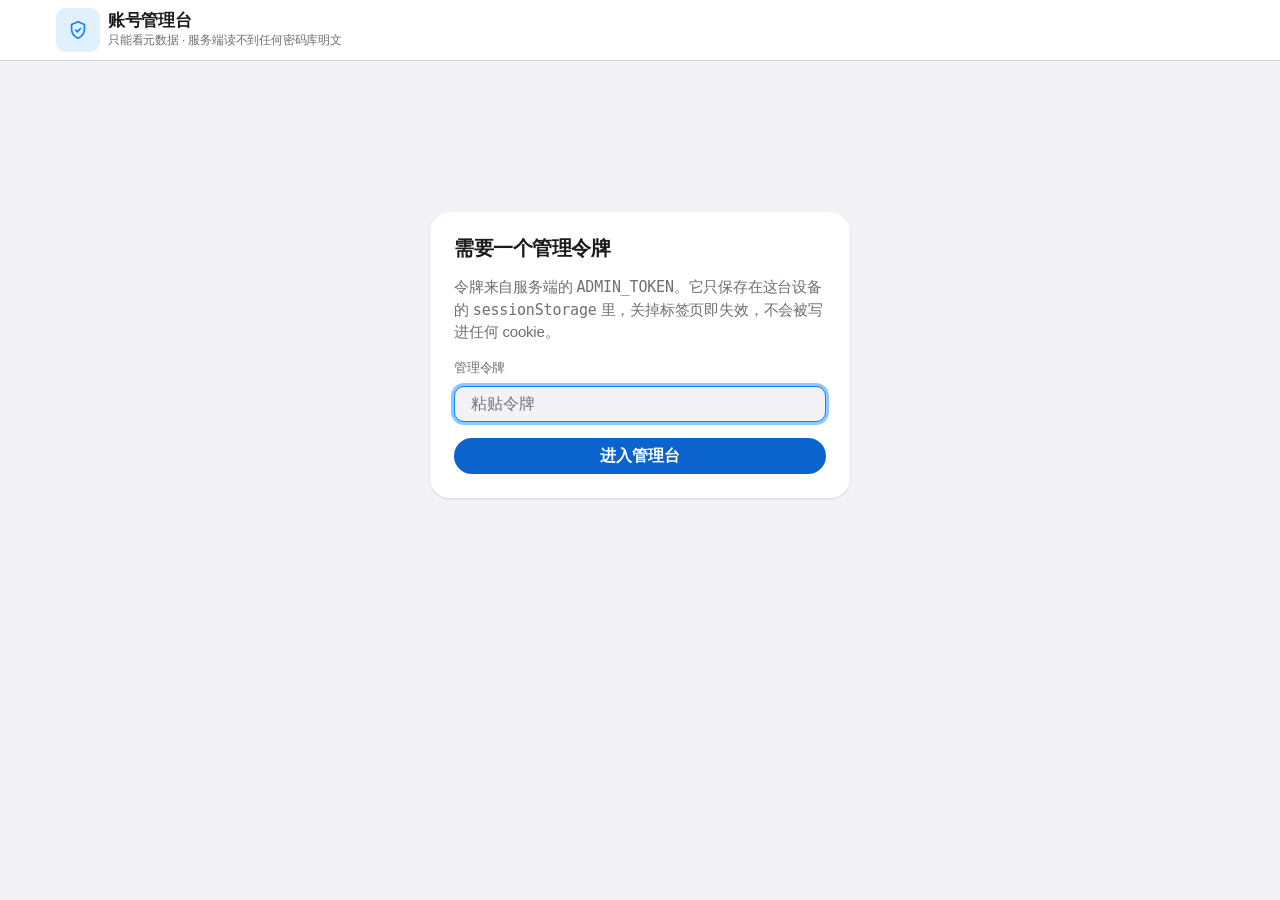
<file: admin/index.html>
<!doctype html>
<html lang="zh-CN">
<head>
<meta charset="utf-8" />
<meta name="viewport" content="width=device-width, initial-scale=1, viewport-fit=cover" />
<meta name="color-scheme" content="light dark" />
<meta name="robots" content="noindex,nofollow" />
<title>账号管理台 · shypwd</title>
<style>
/* ============================================================================
   令牌块
   本页是**免构建单文件**（同一份文件要同时给测试通道的 assets 与生产 Worker 的
   public/web-vault 用，走不了打包流程），所以把令牌集中在这一个 :root 里。
   除本块外，全页只引用 var(--*)，不出现颜色字面量与裸 px（豁免清单见下）。
   豁免：发丝线 0.5px、图标自身的 stroke-width、clamp()/minmax() 的极值。
   ============================================================================ */
:root {
  color-scheme: light dark;

  /* 字号刻度（11 级） */
  --fs-large-title: 34px; --fs-title1: 28px; --fs-title2: 22px; --fs-title3: 20px;
  --fs-headline: 17px; --fs-body: 17px; --fs-callout: 16px; --fs-subheadline: 15px;
  --fs-footnote: 13px; --fs-caption1: 12px; --fs-caption2: 11px;

  /* 间距（8pt 网格） */
  --s1: 4px; --s2: 8px; --s3: 16px; --s4: 24px; --s5: 32px; --s6: 40px; --s7: 48px;

  /* 高度令牌 */
  --tap: 44px; --h-bar: 44px; --h-control: 36px; --h-list-row: 44px;

  /* 圆角 */
  --radius-sm: 8px; --radius: 10px; --radius-lg: 14px; --radius-xl: 20px; --radius-pill: 980px;

  /* 动效 */
  --dur-fast: 180ms; --dur: 280ms; --dur-slow: 420ms;
  --spring: cubic-bezier(.32,.72,0,1);

  /* 图标 */
  --icon-sm: 15px; --icon: 18px; --icon-lg: 22px;

  /* 层级 */
  --z-content: 1; --z-popover: 45; --z-sheet: 50; --z-modal: 60;

  /* 字号/字距 */
  --lh-tight: 1.2; --lh-body: 1.45;
  --ls-tight: -0.022em; --ls-body: -0.011em;

  /* ---------------- 浅色 ----------------
     ⚠️ 灰阶令牌的**不透明度是算出来的，不是凭感觉调出来的**（§2.3 硬指标）。
     本页的次要文字全都是 12–15px（< 18px）⇒ 必须 ≥ 4.5:1，且规范明说"包含次要文字"。
     第一版照抄 iOS 的 .62/.38，实算只有 3.62:1 / 2.05:1 —— 全线不达标，已按下面取值修正。
     校验命令：python .deploycheck/check-contrast.py                                    */
  --bg: #F2F2F7;
  --bg-2: #FFFFFF;
  --bg-3: #F2F2F7;
  --label: #1C1C1E;
  --label-2: rgba(60,60,67,.74);  /* 白底 5.02:1 / 页面灰 4.72:1 / fill 底 4.57:1 */
  --label-3: rgba(60,60,67,.55);  /* 只给**非文字**（图标 3.03:1）；文字一律用 label-2 */
  --label-4: rgba(60,60,67,.20);  /* 只给发丝线/禁用底，不承载文字 */
  --fill: rgba(120,120,128,.08);
  --fill-3: rgba(120,120,128,.14);
  --separator: rgba(60,60,67,.22);
  --separator-opaque: #D8D8DC;
  --brand: #0A84FF;
  --brand-solid: #0B63CE;      /* 白字对比 5.69:1 */
  --brand-text: #0A5FBF;       /* 浅淡 brand 底上的**文字**用（5.34:1）；--brand 只给图标/链接 */
  --brand-soft: rgba(10,132,255,.12);
  --on-brand: #FFFFFF;
  --success: #1F7A36;          /* ok-soft 底 4.81:1；白字于实底 5.39:1 */
  --warn: #8A5200;
  --danger: #C40014;           /* 白底对比 6.26:1 */
  --danger-solid: #C40014;
  --danger-soft: rgba(196,0,20,.10);
  --overlay: rgba(0,0,0,.34);
  --shadow: 0 10px 32px rgba(0,0,0,.16);
  --shadow-sm: 0 1px 3px rgba(0,0,0,.10);
  --disabled-opacity: .38;
  --focus: 0 0 0 3px rgba(10,132,255,.45);
  --warn-soft: rgba(255,159,10,.16);
  --ok-soft: rgba(52,199,89,.14);
  /* 布局宽度上限（内容最大宽，不是"硬编码控件宽度"） */
  --w-content: 1200px;
  --w-gate: 420px;
  --w-sheet: 560px;
}
@media (prefers-color-scheme: dark) {
  :root {
    --bg: #000000;
    --bg-2: #1C1C1E;
    --bg-3: #2C2C2E;
    --label: #FFFFFF;
    --label-2: rgba(235,235,245,.62);  /* 深底 6.26:1 ✅ 无需改 */
    --label-3: rgba(235,235,245,.45);  /* 只给非文字（3.94:1） */
    --label-4: rgba(235,235,245,.20);
    --fill: rgba(120,120,128,.16);
    --fill-3: rgba(120,120,128,.26);
    --separator: rgba(84,84,88,.65);
    --separator-opaque: #38383A;
    --brand: #0A84FF;
    --brand-solid: #0A84FF;      /* 白字 3.65:1 —— 按钮文字 16px/600 属"大字"，标准是 3:1 */
    --brand-text: #4EA1FF;       /* 深色下浅淡 brand 底上的文字（4.84:1）；--brand 在暗底只有 3.54:1 */
    --brand-soft: rgba(10,132,255,.22);
    --on-brand: #FFFFFF;
    --success: #30D158;          /* ok-soft 底 5.94:1 */
    --warn: #FFD60A;
    --danger: #FF5F52;           /* danger-soft 底 4.61:1（原 #FF453A 只有 4.05:1） */
    --danger-solid: #D70015;
    --danger-soft: rgba(255,69,58,.18);
    --overlay: rgba(0,0,0,.58);
    --shadow: 0 10px 32px rgba(0,0,0,.62);
    --shadow-sm: 0 1px 3px rgba(0,0,0,.5);
    --focus: 0 0 0 3px rgba(10,132,255,.55);
    --warn-soft: rgba(255,214,10,.18);
    --ok-soft: rgba(48,209,88,.18);
  }
}

/* ---------------------------- 基础 ---------------------------- */
*, *::before, *::after { box-sizing: border-box; }
/**
 * ⚠️ 这一行**必须有**，不是可有可无的重置。
 *
 * `hidden` 属性靠 UA 样式表的 `[hidden] { display: none }` 生效，而它的权重是 (0,1,0)；
 * 本页的 `.gate { display: grid }` / `.empty { display: flex }` 同为 (0,1,0) 但**在作者表里**，
 * 于是**压掉** UA 的 `display:none` —— `el.hidden = true` 只改了属性，元素照样画在页面上。
 * 症状：仪表盘顶上**叠着一整个令牌门**（第一版真事），而断言读的是 `el.hidden`
 * （属性确实是 true）⇒ 检查全绿、肉眼才发现。
 * 判据必须改成"渲染可见性"（computed display + 几何），见 `.deploycheck/probe-admin-ui.mjs` 的 A9 负向对照。
 */
[hidden] { display: none !important; }
html { -webkit-text-size-adjust: 100%; }
body {
  margin: 0;
  min-height: 100dvh;
  background: var(--bg);
  color: var(--label);
  font-family: -apple-system, BlinkMacSystemFont, "SF Pro Text", "Helvetica Neue",
               "PingFang SC", "Microsoft YaHei", sans-serif;
  font-size: var(--fs-body);
  line-height: var(--lh-body);
  letter-spacing: var(--ls-body);
  -webkit-font-smoothing: antialiased;
}
h1, h2, h3 { margin: 0; line-height: var(--lh-tight); letter-spacing: var(--ls-tight); }
p { margin: 0; }
button { font: inherit; letter-spacing: inherit; }
code, .mono {
  font-family: ui-monospace, SFMono-Regular, "SF Mono", Menlo, Consolas, monospace;
  font-variant-numeric: tabular-nums;
}
:focus-visible { outline: none; box-shadow: var(--focus); border-radius: var(--radius-sm); }
@media (prefers-reduced-motion: reduce) {
  *, *::before, *::after { animation-duration: .01ms !important; transition-duration: .01ms !important; }
}

/* ---------------------------- 顶栏 ---------------------------- */
.topbar {
  position: sticky; top: 0; z-index: var(--z-popover);
  background: var(--bg-2);
  border-bottom: .5px solid var(--separator);
  padding-top: env(safe-area-inset-top);
}
.topbar-inner {
  display: flex; align-items: center; gap: var(--s3);
  min-height: var(--h-bar);
  max-width: var(--w-content); margin: 0 auto;
  padding: var(--s2) var(--s3);
}
.brand { display: flex; align-items: center; gap: var(--s2); min-width: 0; }
.brand-mark {
  flex: none; display: grid; place-items: center;
  width: var(--tap); height: var(--tap);
  border-radius: var(--radius); background: var(--brand-soft); color: var(--brand);
}
.brand h1 { font-size: var(--fs-headline); font-weight: 600; }
.brand .sub {
  font-size: var(--fs-caption1); color: var(--label-2);
  white-space: nowrap; overflow: hidden; text-overflow: ellipsis;
}
.env {
  margin-left: auto; flex: none;
  font-size: var(--fs-caption1); font-weight: 600;
  padding: var(--s1) var(--s2); border-radius: var(--radius-pill);
  background: var(--fill-3); color: var(--label-2);
}
.env[data-env="prod"] { background: var(--brand-soft); color: var(--brand-text); }

/* ---------------------------- 主体 ---------------------------- */
main { max-width: var(--w-content); margin: 0 auto; padding: var(--s3) var(--s3) var(--s7); }
@media (min-width: 768px) { main { padding: var(--s4) var(--s4) var(--s7); } }

/* ---------------------------- 令牌门 ---------------------------- */
.gate { display: grid; place-items: center; min-height: 60dvh; }
.gate-card {
  width: 100%; max-width: var(--w-gate);
  background: var(--bg-2); border-radius: var(--radius-xl);
  padding: var(--s4); box-shadow: var(--shadow-sm);
  display: flex; flex-direction: column; gap: var(--s3);
}
.gate-card h2 { font-size: var(--fs-title3); font-weight: 600; }
.gate-card .hint { font-size: var(--fs-subheadline); color: var(--label-2); }
.field { display: flex; flex-direction: column; gap: var(--s2); }
.field > span { font-size: var(--fs-footnote); color: var(--label-2); }
input[type="password"], input[type="text"], input[type="number"], input[type="datetime-local"] {
  width: 100%; min-height: var(--h-control); padding: 0 var(--s3);
  font-size: var(--fs-callout); color: var(--label);
  background: var(--bg-3);
  border: 1px solid transparent; border-radius: var(--radius);
  transition: border-color var(--dur-fast) var(--spring);
}
input:focus { border-color: var(--brand); outline: none; }
.err { font-size: var(--fs-footnote); color: var(--danger); }

/* ---------------------------- 按钮（三级） ---------------------------- */
.btn-filled, .btn-tinted, .btn-plain, .btn-danger {
  display: inline-flex; align-items: center; justify-content: center; gap: var(--s2);
  min-height: var(--h-control); min-width: var(--tap);
  padding: 0 var(--s3);
  font-size: var(--fs-callout); font-weight: 600;
  /* ⚠️ 按钮文字**永不折行**：表格「操作」列只有 79px，按钮被 min-width:var(--tap) 压到 44px，
     文字 30px 挤不进 28px 的内容区 ⇒「管理」被拆成上下两行（768 档实测）。
     nowrap 后按钮取 46px，列宽仍够；挤不下时由可换行的「账号」列让位。 */
  white-space: nowrap;
  border: none; border-radius: var(--radius-pill); cursor: pointer;
  transition: transform var(--dur-fast) var(--spring), background var(--dur-fast) var(--spring),
              opacity var(--dur-fast) var(--spring);
}
.btn-filled { background: var(--brand-solid); color: var(--on-brand); }
.btn-tinted { background: var(--fill-3); color: var(--label); }
.btn-plain  { background: transparent; color: var(--brand); padding: 0 var(--s2); }
.btn-danger { background: var(--danger-solid); color: var(--on-brand); }
.btn-filled:active, .btn-tinted:active, .btn-plain:active, .btn-danger:active { transform: scale(.96); }
.btn-filled:disabled, .btn-tinted:disabled, .btn-plain:disabled, .btn-danger:disabled {
  opacity: var(--disabled-opacity); cursor: not-allowed;
}
.btn-block { width: 100%; }

/* ---------------------------- 统计卡 ---------------------------- */
.stats {
  display: grid; gap: var(--s3); margin-bottom: var(--s4);
  grid-template-columns: repeat(auto-fit, minmax(160px, 1fr));
}
.stat {
  background: var(--bg-2); border-radius: var(--radius-lg);
  padding: var(--s3); display: flex; flex-direction: column; gap: var(--s1);
}
.stat .k { font-size: var(--fs-caption1); color: var(--label-2); }
.stat .v {
  font-size: var(--fs-title1); font-weight: 700; letter-spacing: var(--ls-tight);
  font-variant-numeric: tabular-nums;
}
.stat .u { font-size: var(--fs-caption1); color: var(--label-2); }

/* ---------------------------- 面板 / 表格 ---------------------------- */
.panel { background: var(--bg-2); border-radius: var(--radius-lg); overflow: hidden; }
.panel-head {
  display: flex; align-items: center; gap: var(--s2);
  padding: var(--s3); border-bottom: .5px solid var(--separator);
}
.panel-head h2 { font-size: var(--fs-headline); font-weight: 600; margin-right: auto; }
.panel-head .count { font-size: var(--fs-footnote); color: var(--label-2); font-weight: 400; }

table { width: 100%; border-collapse: collapse; }
thead th {
  text-align: left; font-size: var(--fs-caption1); font-weight: 600; color: var(--label-2);
  padding: var(--s2) var(--s3); border-bottom: .5px solid var(--separator);
  white-space: nowrap;
}
tbody td {
  padding: var(--s2) var(--s3); border-bottom: .5px solid var(--separator);
  font-size: var(--fs-subheadline); vertical-align: middle;
}
tbody tr:last-child td { border-bottom: none; }
tbody tr:hover { background: var(--fill); }
td.num { font-variant-numeric: tabular-nums; color: var(--label-2); white-space: nowrap; }
/* 创建时间**允许折行**：它是唯一一个"长且不可断"的数值列，
   在 768px 档上正是它把表格的最小宽度顶到超过面板宽度 ⇒ 最后一列「操作」被裁掉。
   允许折行后最小宽度骤降，768 也能完整放下（判据见 probe-admin-ui.mjs 的 F 段）。 */
td.num.created { white-space: normal; }
td.email { font-weight: 500; overflow-wrap: anywhere; }
.cell-sub { display: block; font-size: var(--fs-caption1); color: var(--label-2); }

/* 状态徽章 */
.badge {
  display: inline-flex; align-items: center; gap: var(--s1);
  font-size: var(--fs-caption1); font-weight: 600;
  padding: 2px var(--s2); border-radius: var(--radius-pill);
  background: var(--fill-3); color: var(--label-2); white-space: nowrap;
}
.badge.on   { background: var(--brand-soft); color: var(--brand-text); }
.badge.warn { background: var(--warn-soft); color: var(--warn); }
.badge.off  { background: var(--danger-soft); color: var(--danger); }
.badge.ok   { background: var(--ok-soft); color: var(--success); }

/* 空状态（三段式） */
.empty { display: flex; flex-direction: column; align-items: center; gap: var(--s2); padding: var(--s6) var(--s4); text-align: center; }
.empty .ico { color: var(--label-3); }
.empty h3 { font-size: var(--fs-headline); font-weight: 600; }
.empty p { font-size: var(--fs-subheadline); color: var(--label-2); max-width: 36ch; }

/* ---------------------------- 移动端：表格 → 卡片 ---------------------------- */
@media (max-width: 767px) {
  thead { display: none; }
  table, tbody, tr, td { display: block; width: 100%; }
  tbody tr {
    padding: var(--s3); border-bottom: .5px solid var(--separator);
  }
  tbody tr:last-child { border-bottom: none; }
  tbody td { border: none; padding: var(--s1) 0; display: flex; gap: var(--s3); align-items: baseline; }
  tbody td::before {
    content: attr(data-label);
    flex: none; width: 5.5em;
    font-size: var(--fs-caption1); color: var(--label-2);
  }
  td.email { padding-bottom: var(--s2); font-size: var(--fs-headline); }
  td.email::before { display: none; }
  td.actions { margin-top: var(--s2); }
  td.actions::before { display: none; }
}

/* ---------------------------- 弹窗 ---------------------------- */
/**
 * ⚠️ `max-height` + 可滚动的 `.sheet-body` 不是装饰，是**能不能用到**的问题。
 * 不写这两行时：详情面板内容高度 > 视口高度（390×844 上约 900px）时，
 * 弹窗被 UA 的 max-height 夹住、内容**溢出到视口外且无处可滚** ⇒
 * 底部「删除账号及其密码库」在手机上**永远够不到**（第一版实测 390 视口复现）。
 * 判据：probe-admin-ui.mjs 的 F 段会滚到底并断言删除按钮真的落进视口。
 */
dialog {
  padding: 0; border: none; background: transparent;
  max-width: min(var(--w-sheet), calc(100vw - var(--s4)));
  max-height: calc(100dvh - var(--s4));
  width: 100%;
}
dialog::backdrop { background: var(--overlay); }
.sheet {
  background: var(--bg-2); border-radius: var(--radius-xl);
  box-shadow: var(--shadow); overflow: hidden;
  display: flex; flex-direction: column;
  max-height: calc(100dvh - var(--s4));
}
.sheet-head {
  flex: none;
  display: flex; align-items: center; gap: var(--s2);
  padding: var(--s3) var(--s3) var(--s2);
  border-bottom: .5px solid var(--separator);
}
.sheet-head h2 { font-size: var(--fs-headline); font-weight: 600; margin-right: auto; }
/* `min-height:0` 让它在 flex 列里**真的能被压缩**（否则仍是内容高度、overflow 不生效） */
.sheet-body { flex: 0 1 auto; min-height: 0; overflow-y: auto; padding: var(--s3); display: flex; flex-direction: column; gap: var(--s3); }
.sheet-foot {
  flex: none;
  display: flex; gap: var(--s2); justify-content: flex-end;
  padding: var(--s3); border-top: .5px solid var(--separator);
  flex-wrap: wrap;
}
.kv { display: grid; grid-template-columns: 5.5em 1fr; gap: var(--s1) var(--s3); font-size: var(--fs-subheadline); }
.kv dt { color: var(--label-2); font-size: var(--fs-footnote); }
.kv dd { margin: 0; overflow-wrap: anywhere; }
.ops { display: flex; flex-direction: column; gap: var(--s2); }
.op-group { display: flex; flex-direction: column; gap: var(--s2); }
.op-group > h3 { font-size: var(--fs-caption1); color: var(--label-2); font-weight: 600; }
.op-row { display: flex; gap: var(--s2); flex-wrap: wrap; }
.op-row .btn-tinted, .op-row .btn-danger { flex: 1 1 auto; }
/* 天数是 1–4 位数字 + 左右各 16px 内边距，按内容定宽，不用 px（§4.3） */
.w-days { max-width: 12ch; flex: none; }
.note { font-size: var(--fs-footnote); color: var(--label-2); }
.note.danger { color: var(--danger); }

/* ---------------------------- Toast ---------------------------- */
#toast {
  position: fixed; left: 50%; bottom: calc(var(--s5) + env(safe-area-inset-bottom));
  transform: translate(-50%, var(--s4));
  z-index: var(--z-modal);
  display: flex; align-items: center; gap: var(--s2);
  max-width: calc(100vw - var(--s4));
  padding: var(--s2) var(--s4);
  border-radius: var(--radius-pill);
  background: var(--label); color: var(--bg-2);
  font-size: var(--fs-subheadline);
  box-shadow: var(--shadow);
  opacity: 0; pointer-events: none;
  transition: opacity var(--dur) var(--spring), transform var(--dur) var(--spring);
}
#toast.show { opacity: 1; transform: translate(-50%, 0); }
#toast[data-kind="error"] { background: var(--danger-solid); color: var(--on-brand); }
#toast[data-kind="ok"] { background: var(--success); color: var(--on-brand); }
</style>
</head>
<body>

<header class="topbar">
  <div class="topbar-inner">
    <div class="brand">
      <span class="brand-mark" aria-hidden="true">
        <svg width="22" height="22" viewBox="0 0 24 24" fill="none" stroke="currentColor"
             stroke-width="1.8" stroke-linecap="round" stroke-linejoin="round">
          <path d="M12 3l7 3v5c0 4.5-3 8.2-7 10-4-1.8-7-5.5-7-10V6l7-3z"/>
          <path d="M9.5 12.2l1.8 1.8 3.4-3.6"/>
        </svg>
      </span>
      <div style="min-width:0">
        <h1>账号管理台</h1>
        <p class="sub">只能看元数据 · 服务端读不到任何密码库明文</p>
      </div>
    </div>
    <span class="env" id="envTag" hidden></span>
  </div>
</header>

<main>
  <!-- ① 令牌门 -->
  <section class="gate" id="gate">
    <div class="gate-card">
      <h2>需要一个管理令牌</h2>
      <p class="hint">
        令牌来自服务端的 <code>ADMIN_TOKEN</code>。它只保存在这台设备的
        <code>sessionStorage</code> 里，关掉标签页即失效，不会被写进任何 cookie。
      </p>
      <label class="field">
        <span>管理令牌</span>
        <input type="password" id="tokenInput" autocomplete="off" spellcheck="false"
               placeholder="粘贴令牌" aria-describedby="gateErr" />
      </label>
      <p class="err" id="gateErr" role="alert" hidden></p>
      <button class="btn-filled btn-block" id="gateBtn" type="button">进入管理台</button>
    </div>
  </section>

  <!-- ② 控制台 -->
  <section id="dash" hidden>
    <div class="stats" id="stats" aria-live="polite"></div>
    <div class="panel">
      <div class="panel-head">
        <h2>全部账号 <span class="count" id="userCount"></span></h2>
        <button class="btn-tinted" id="refreshBtn" type="button">刷新</button>
        <button class="btn-plain" id="signOutBtn" type="button">退出</button>
      </div>
      <div id="tableWrap">
        <table>
          <thead>
            <tr>
              <th scope="col">账号</th>
              <th scope="col">条目</th>
              <th scope="col">设备</th>
              <th scope="col">两步验证</th>
              <th scope="col">状态</th>
              <th scope="col">创建</th>
              <th scope="col">操作</th>
            </tr>
          </thead>
          <tbody id="userRows"></tbody>
        </table>
      </div>
      <div class="empty" id="emptyState" hidden>
        <span class="ico" aria-hidden="true">
          <svg width="40" height="40" viewBox="0 0 24 24" fill="none" stroke="currentColor"
               stroke-width="1.6" stroke-linecap="round" stroke-linejoin="round">
            <circle cx="12" cy="8" r="3.4"/><path d="M5 20c0-3.4 3.1-5.4 7-5.4s7 2 7 5.4"/>
          </svg>
        </span>
        <h3>还没有账号</h3>
        <p>这个实例上还没有人注册。注册入口在密码库首页的「创建账户」。</p>
      </div>
    </div>
  </section>
</main>

<!-- 账号详情与操作 -->
<dialog id="detailDlg" aria-labelledby="detailTitle">
  <div class="sheet">
    <div class="sheet-head">
      <h2 id="detailTitle">账号</h2>
      <button class="btn-plain" id="detailClose" type="button" aria-label="关闭">关闭</button>
    </div>
    <div class="sheet-body">
      <dl class="kv" id="detailKv"></dl>
      <div class="ops">
        <div class="op-group">
          <h3>会话</h3>
          <div class="op-row">
            <button class="btn-tinted" id="opSignOut" type="button">踢下线（所有设备）</button>
          </div>
          <p class="note">轮换该账号的安全戳并清空其设备记录，已登录的 App 与网页会立即失效。</p>
        </div>
        <div class="op-group">
          <h3>两步验证</h3>
          <div class="op-row">
            <button class="btn-tinted" id="opReset2fa" type="button">重置两步验证</button>
          </div>
          <p class="note">删掉该账号的 TOTP 与恢复码。⚠️ 无法恢复原密钥，对方需重新绑定。</p>
        </div>
        <div class="op-group">
          <h3>有效期</h3>
          <div class="op-row">
            <input type="number" id="expireDays" class="w-days" min="1" max="3650" value="7"
                   aria-label="到期天数" />
            <button class="btn-tinted" id="opExpire" type="button">设为 N 天后到期</button>
            <!-- ⚠️ 原本是 `btn-plain`：在 390 上它会单独折到第二行、左对齐的粗体蓝字，
                 看起来像**小节标题**而不是按钮 ⇒ 换成与同排「设为 N 天后到期」同级的 tinted。 -->
            <button class="btn-tinted" id="opExpireClear" type="button">取消到期</button>
          </div>
          <p class="note">到期后该账号会在每日清理任务中被停用（不做静默删除）。</p>
        </div>
        <div class="op-group">
          <h3>状态</h3>
          <div class="op-row">
            <button class="btn-tinted" id="opToggleDisable" type="button">停用</button>
          </div>
          <p class="note">停用只影响该账号本身，不会动它的任何数据。</p>
        </div>
        <div class="op-group">
          <h3 style="color:var(--danger)">危险操作</h3>
          <div class="op-row">
            <button class="btn-danger" id="opDelete" type="button">删除账号及其密码库</button>
          </div>
          <p class="note danger">不可撤销。会连同条目、附件、设备一起删除。</p>
        </div>
      </div>
    </div>
  </div>
</dialog>

<!-- 二次确认 -->
<dialog id="confirmDlg" aria-labelledby="confirmTitle">
  <div class="sheet">
    <div class="sheet-head"><h2 id="confirmTitle">确认</h2></div>
    <div class="sheet-body"><p id="confirmText" class="note"></p></div>
    <div class="sheet-foot">
      <button class="btn-tinted" id="confirmNo" type="button">取消</button>
      <button class="btn-danger" id="confirmYes" type="button">确认执行</button>
    </div>
  </div>
</dialog>

<div id="toast" role="status" aria-live="polite"></div>

<script>
"use strict";
(function () {
  var API = "/api/admin";
  var KEY = "shypwd.admin.token";
  var token = sessionStorage.getItem(KEY) || "";
  var users = [];
  var current = null;

  var $ = function (id) { return document.getElementById(id); };

  /* ------------------------------ 基础工具 ------------------------------ */
  function toast(msg, kind) {
    var el = $("toast");
    el.textContent = msg;
    el.dataset.kind = kind || "";
    el.classList.add("show");
    clearTimeout(toast._t);
    toast._t = setTimeout(function () { el.classList.remove("show"); }, 4000);
  }

  function request(path, opts) {
    opts = opts || {};
    var headers = { "X-Admin-Token": token };
    if (opts.body) { headers["Content-Type"] = "application/json"; }
    return fetch(API + path, {
      method: opts.method || "GET",
      headers: headers,
      body: opts.body ? JSON.stringify(opts.body) : undefined,
    }).then(function (res) {
      return res.text().then(function (txt) {
        var data = null;
        try { data = txt ? JSON.parse(txt) : null; } catch (e) { /* 非 JSON */ }
        if (!res.ok) {
          var err = new Error((data && (data.message || data.error)) || ("HTTP " + res.status));
          err.status = res.status;
          throw err;
        }
        return data;
      });
    });
  }

  function fmtDate(iso) {
    if (!iso) { return "—"; }
    var d = new Date(iso);
    if (isNaN(d.getTime())) { return iso; }
    var p = function (n) { return n < 10 ? "0" + n : "" + n; };
    return d.getFullYear() + "-" + p(d.getMonth() + 1) + "-" + p(d.getDate()) +
           " " + p(d.getHours()) + ":" + p(d.getMinutes());
  }

  function daysLeft(iso) {
    if (!iso) { return null; }
    var d = new Date(iso).getTime();
    if (isNaN(d)) { return null; }
    return Math.ceil((d - Date.now()) / 86400000);
  }

  /* 二次确认：自绘弹窗（规范禁止原生 confirm） */
  function confirmDlg(text) {
    return new Promise(function (resolve) {
      var dlg = $("confirmDlg");
      $("confirmText").textContent = text;
      function done(v) {
        dlg.removeEventListener("close", onClose);
        resolve(v);
      }
      function onClose() { done(dlg.returnValue === "yes"); }
      dlg.addEventListener("close", onClose);
      $("confirmNo").onclick = function () { dlg.close("no"); };
      $("confirmYes").onclick = function () { dlg.close("yes"); };
      dlg.showModal();
    });
  }

  /* ------------------------------ 渲染 ------------------------------ */
  function renderStats(s) {
    var cards = [
      { k: "账号总数", v: s.users, u: "含已停用与已到期" },
      { k: "密码库条目", v: s.items, u: "不含回收站" },
      { k: "已启用 2FA", v: s.totp, u: "个账号绑定了 TOTP" },
      { k: "已停用", v: s.disabled, u: "登录被拒绝的账号" },
      { k: "即将到期", v: s.expiring, u: "7 天内到期" },
    ];
    $("stats").innerHTML = cards.map(function (c) {
      return '<div class="stat"><span class="k">' + c.k + '</span>' +
             '<span class="v">' + c.v + '</span>' +
             '<span class="u">' + c.u + '</span></div>';
    }).join("");
  }

  function stateBadges(u) {
    var out = [];
    if (u.disabled_at) { out.push('<span class="badge off">已停用</span>'); return out.join(" "); }
    var dl = daysLeft(u.expires_at);
    if (dl !== null) {
      if (dl < 0) { out.push('<span class="badge off">已到期</span>'); }
      else if (dl <= 7) { out.push('<span class="badge warn">' + dl + ' 天后到期</span>'); }
      else { out.push('<span class="badge">' + dl + ' 天后到期</span>'); }
    }
    if (!out.length) { out.push('<span class="badge ok">正常</span>'); }
    return out.join(" ");
  }

  function render() {
    var tb = $("userRows");
    $("userCount").textContent = users.length ? "共 " + users.length + " 个" : "";
    $("tableWrap").hidden = users.length === 0;
    $("emptyState").hidden = users.length !== 0;

    tb.innerHTML = users.map(function (u, i) {
      return '<tr>' +
        '<td class="email" data-label="账号">' + esc(u.email) +
          (u.name ? '<span class="cell-sub">' + esc(u.name) + '</span>' : '') + '</td>' +
        '<td class="num" data-label="条目">' + u.items + '</td>' +
        '<td class="num" data-label="设备">' + u.devices + '</td>' +
        '<td data-label="两步验证">' + (u.has_totp
            ? '<span class="badge on">已开启</span>'
            : '<span class="badge">未开启</span>') + '</td>' +
        '<td data-label="状态">' + stateBadges(u) + '</td>' +
        '<td class="num created" data-label="创建">' + fmtDate(u.created_at) + '</td>' +
        '<td class="actions"><button class="btn-plain" data-i="' + i + '" type="button">管理</button></td>' +
      '</tr>';
    }).join("");
  }

  function esc(s) {
    return String(s == null ? "" : s).replace(/[&<>"']/g, function (c) {
      return { "&": "&amp;", "<": "&lt;", ">": "&gt;", '"': "&quot;", "'": "&#39;" }[c];
    });
  }

  /* ------------------------------ 数据 ------------------------------ */
  function load() {
    return request("/users").then(function (data) {
      users = (data && data.users) || [];
      render();
      return data;
    });
  }

  function loadAll() {
    return Promise.all([load(), request("/stats").then(function (d) { return d.stats; })])
      .then(function (r) { renderStats(r[1]); });
  }

  /* ------------------------------ 详情弹窗 ------------------------------ */
  function openDetail(u) {
    current = u;
    $("detailTitle").textContent = u.email;
    var dl = daysLeft(u.expires_at);
    var rows = [
      ["账号 ID", '<span class="mono">' + esc(u.id) + "</span>"],
      ["邮箱已验证", u.email_verified ? "是" : "否"],
      ["条目 / 设备", u.items + " 条 / " + u.devices + " 台"],
      ["两步验证", u.has_totp ? "已开启（TOTP）" : "未开启"],
      ["创建时间", fmtDate(u.created_at)],
      ["最后更新", fmtDate(u.updated_at)],
      ["到期时间", u.expires_at ? (fmtDate(u.expires_at) + (dl !== null ? "（" + (dl < 0 ? "已过期" : dl + " 天后") + "）" : "")) : "永不过期"],
      ["停用时间", u.disabled_at ? fmtDate(u.disabled_at) : "未停用"],
    ];
    $("detailKv").innerHTML = rows.map(function (r) {
      return "<dt>" + r[0] + "</dt><dd>" + r[1] + "</dd>";
    }).join("");
    $("opToggleDisable").textContent = u.disabled_at ? "启用" : "停用";
    $("detailDlg").showModal();
  }

  /* ------------------------------ 操作 ------------------------------ */
  function act(fn, okMsg) {
    return fn().then(function () {
      toast(okMsg, "ok");
      $("detailDlg").close();
      return loadAll();
    }).catch(function (e) {
      toast(e.message || "操作失败", "error");
      throw e;
    });
  }

  function wait(ms) { return new Promise(function (r) { setTimeout(r, ms); }); }

  function bindActions() {
    $("detailClose").onclick = function () { $("detailDlg").close(); };

    $("opSignOut").onclick = function () {
      confirmDlg("让「" + current.email + "」的所有设备立即退出登录？").then(function (ok) {
        if (!ok) { return; }
        act(function () { return request("/users/" + current.id + "/sign-out", { method: "POST" }); },
            "已踢下线");
      });
    };

    $("opReset2fa").onclick = function () {
      confirmDlg("重置「" + current.email + "」的两步验证？对方需要重新绑定验证器。").then(function (ok) {
        if (!ok) { return; }
        act(function () { return request("/users/" + current.id + "/reset-2fa", { method: "POST" }); },
            "已重置两步验证");
      });
    };

    $("opExpire").onclick = function () {
      var n = parseInt($("expireDays").value, 10);
      if (!(n >= 1 && n <= 3650)) { toast("到期天数需在 1–3650 之间", "error"); return; }
      act(function () {
        return request("/users/" + current.id + "/expire", { method: "POST", body: { days: n } });
      }, "已设为 " + n + " 天后到期");
    };

    $("opExpireClear").onclick = function () {
      act(function () {
        return request("/users/" + current.id + "/expire", { method: "POST", body: { days: null } });
      }, "已取消到期");
    };

    $("opToggleDisable").onclick = function () {
      var next = !current.disabled_at;
      confirmDlg((next ? "停用" : "启用") + "「" + current.email + "」？").then(function (ok) {
        if (!ok) { return; }
        act(function () {
          return request("/users/" + current.id + "/disable", { method: "POST", body: { disabled: next } });
        }, next ? "已停用" : "已启用");
      });
    };

    $("opDelete").onclick = function () {
      confirmDlg("彻底删除「" + current.email + "」及其全部密码库数据？此操作不可撤销。")
        .then(function (ok) {
          if (!ok) { return; }
          return wait(1).then(function () {
            return confirmDlg("最后确认：真的要删除吗？");
          }).then(function (ok2) {
            if (!ok2) { return; }
            act(function () { return request("/users/" + current.id, { method: "DELETE" }); }, "已删除");
          });
        });
    };

    $("userRows").addEventListener("click", function (e) {
      var btn = e.target.closest("button[data-i]");
      if (btn) { openDetail(users[Number(btn.dataset.i)]); }
    });

    $("refreshBtn").onclick = function () {
      loadAll().then(function () { toast("已刷新", "ok"); })
               .catch(function (e) { toast(e.message, "error"); });
    };

    $("signOutBtn").onclick = function () {
      sessionStorage.removeItem(KEY);
      token = "";
      $("dash").hidden = true;
      $("gate").hidden = false;
      $("tokenInput").value = "";
      $("tokenInput").focus();
    };
  }

  /* ------------------------------ 令牌门 ------------------------------ */
  function enter() {
    var v = $("tokenInput").value.trim();
    if (!v) { showGateErr("请先填入管理令牌"); return; }
    token = v;
    $("gateBtn").disabled = true;
    request("/session").then(function (data) {
      sessionStorage.setItem(KEY, token);
      $("gateErr").hidden = true;
      $("gate").hidden = true;
      $("dash").hidden = false;
      var tag = $("envTag");
      tag.hidden = false;
      tag.dataset.env = data.env === "prod" ? "prod" : "test";
      tag.textContent = (data.env === "prod" ? "生产" : "测试") + " · " + data.db;
      return loadAll();
    }).catch(function (e) {
      token = "";
      showGateErr(e.status === 401 ? "令牌不正确" : (e.message || "无法连接服务端"));
    }).then(function () {
      $("gateBtn").disabled = false;
    });
  }

  function showGateErr(msg) {
    var el = $("gateErr");
    el.textContent = msg;
    el.hidden = false;
  }

  /* ------------------------------ 启动 ------------------------------ */
  $("gateBtn").onclick = enter;
  $("tokenInput").addEventListener("keydown", function (e) {
    if (e.key === "Enter") { enter(); }
  });
  bindActions();

  if (token) {
    $("gateBtn").disabled = true;
    request("/session").then(function (data) {
      $("gate").hidden = true;
      $("dash").hidden = false;
      var tag = $("envTag");
      tag.hidden = false;
      tag.dataset.env = data.env === "prod" ? "prod" : "test";
      tag.textContent = (data.env === "prod" ? "生产" : "测试") + " · " + data.db;
      return loadAll();
    }).catch(function () {
      token = "";
      sessionStorage.removeItem(KEY);
      $("gate").hidden = false;
    }).then(function () {
      $("gateBtn").disabled = false;
    });
  } else {
    $("tokenInput").focus();
  }
})();
</script>
</body>
</html>
</file>
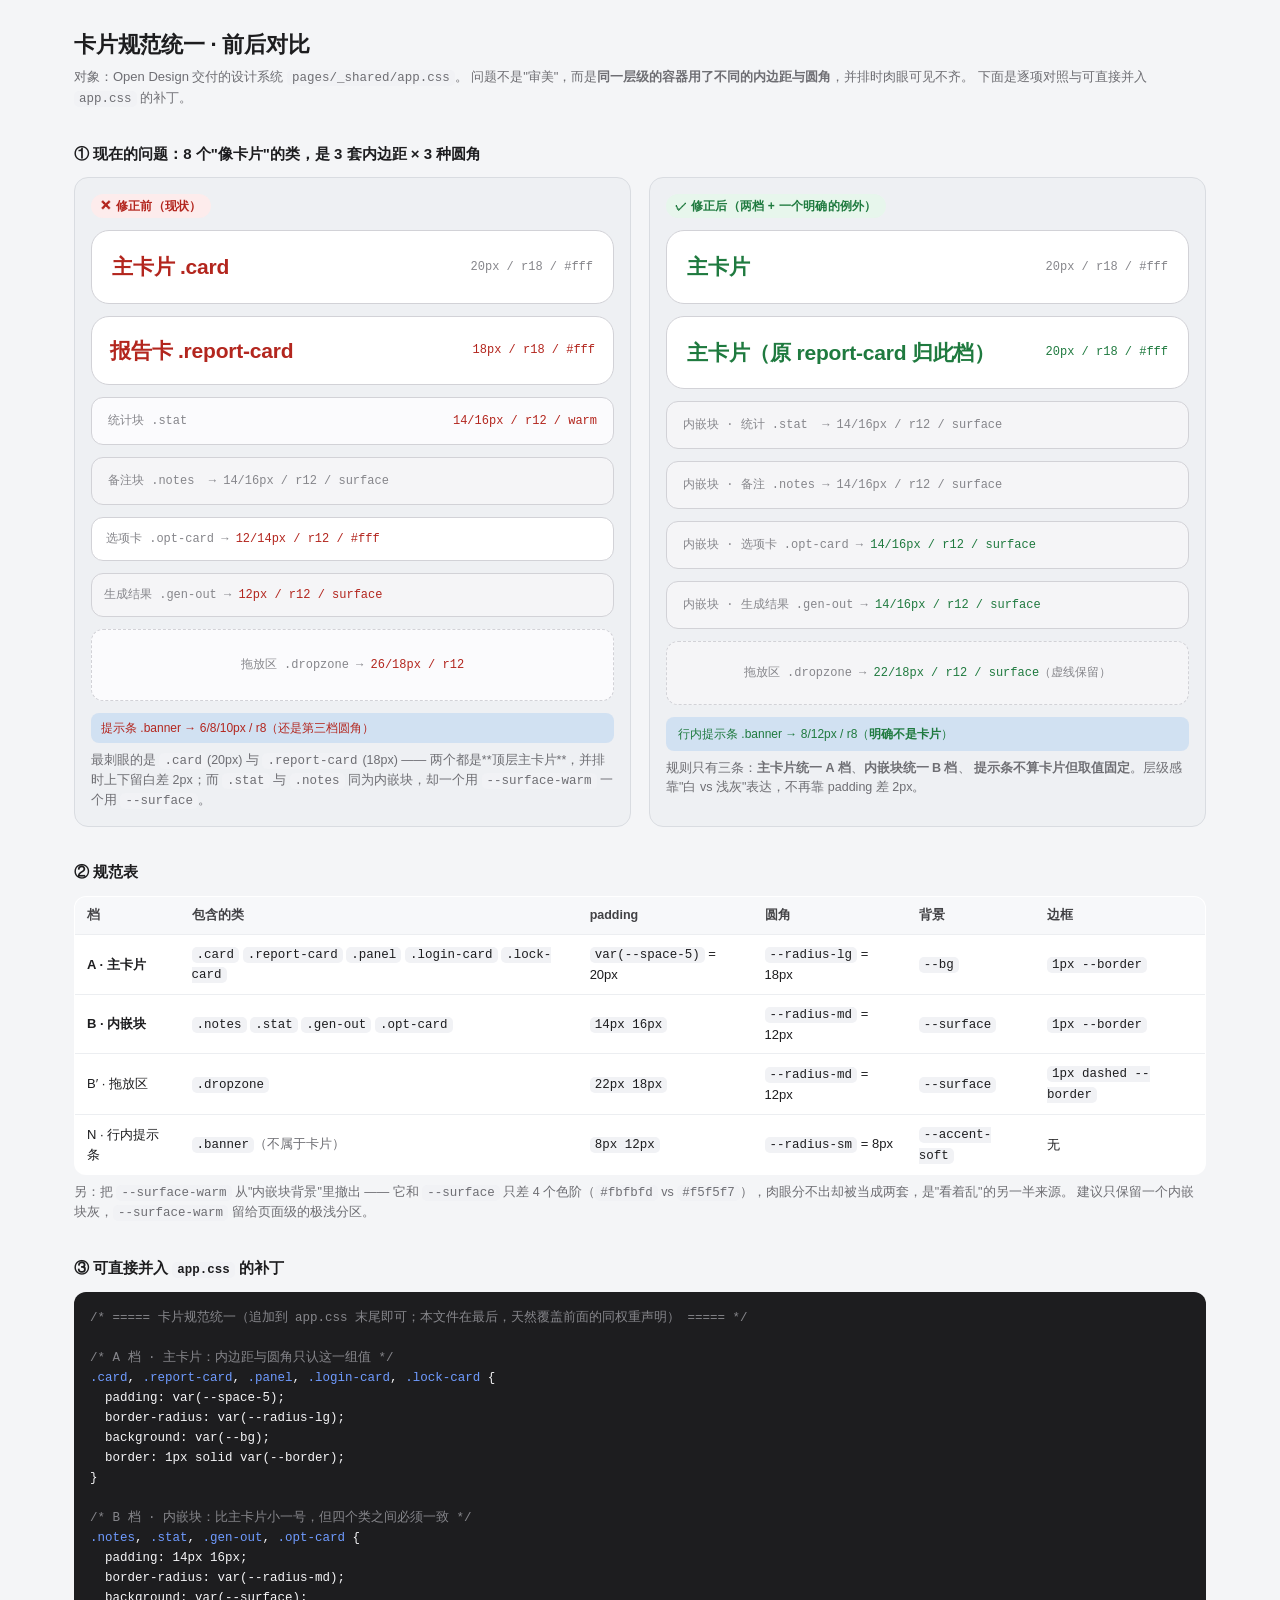
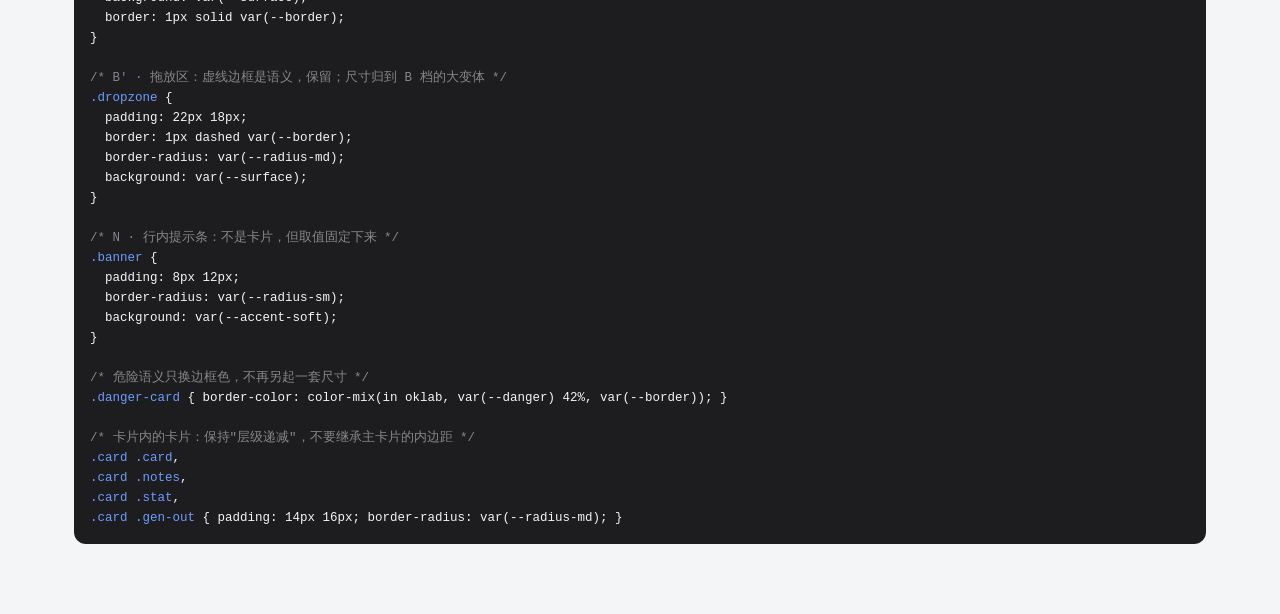
<file: docs/mockups/card-spec.html>
<!doctype html>
<html lang="zh-CN">
  <head>
    <meta charset="utf-8" />
    <meta name="viewport" content="width=device-width, initial-scale=1" />
    <title>卡片规范统一 · 前后对比与补丁（Shypwd 设计系统）</title>
    <style>
      /* ============ 设计系统的 token（原样照抄 app.css） ============ */
      :root {
        --bg: #ffffff; --surface: #f5f5f7; --surface-warm: #fbfbfd;
        --fg: #1d1d1f; --fg-2: #424245; --muted: #6e6e73; --meta: #86868b;
        --border: #d2d2d7; --border-soft: #e8e8ed;
        --accent: #0071e3; --accent-soft: color-mix(in oklab, #0071e3 12%, transparent);
        --danger: #dc2626;
        --font-body: "SF Pro Text", -apple-system, BlinkMacSystemFont, "Segoe UI",
          "PingFang SC", "Microsoft YaHei", sans-serif;
        --space-2: 8px; --space-5: 20px;
        --radius-sm: 8px; --radius-md: 12px; --radius-lg: 18px;
      }
      * { box-sizing: border-box; }
      body {
        margin: 0; background: #f4f5f7; color: var(--fg);
        font: 14px/1.5 var(--font-body);
        -webkit-font-smoothing: antialiased;
      }
      .wrap { max-width: 1180px; margin: 0 auto; padding: 28px 24px 72px; }
      h1 { font-size: 22px; font-weight: 650; letter-spacing: -0.01em; margin: 0 0 6px; }
      .sub { color: var(--muted); font-size: 13px; margin: 0 0 22px; }
      h2 { font-size: 15px; font-weight: 620; margin: 34px 0 12px; }
      .cols { display: grid; grid-template-columns: 1fr 1fr; gap: 18px; }
      @media (max-width: 880px) { .cols { grid-template-columns: 1fr; } }
      .board {
        background: #eef0f3; border: 1px solid #d9dce1; border-radius: 14px; padding: 16px;
      }
      .board > .tag {
        font-size: 12px; font-weight: 600; letter-spacing: 0.02em; margin: 0 0 12px;
        display: inline-flex; align-items: center; gap: 6px;
        padding: 3px 9px; border-radius: 999px;
      }
      .board.bad .tag { background: #fdecec; color: #b3261e; }
      .board.good .tag { background: #e7f6ec; color: #1f7a3f; }

      /* ============ 修正前：原样复刻 app.css 的现有取值 ============ */
      .b-card      { border: 1px solid var(--border); border-radius: 18px; background: var(--bg); padding: 20px; }
      .b-report    { border: 1px solid var(--border); border-radius: 18px; background: var(--bg); padding: 18px; }
      .b-stat      { border: 1px solid var(--border); border-radius: 12px; background: var(--surface-warm); padding: 14px 16px; }
      .b-notes     { border: 1px solid var(--border); border-radius: 12px; background: var(--surface); padding: 14px 16px; }
      .b-opt       { border: 1px solid var(--border); border-radius: 12px; background: var(--bg); padding: 12px 14px; }
      .b-gen       { border: 1px solid var(--border); border-radius: 12px; background: var(--surface); padding: 12px; }
      .b-drop      { border: 1px dashed var(--border); border-radius: 12px; background: var(--surface-warm); padding: 26px 18px; text-align: center; }
      .b-banner    { background: var(--accent-soft); border-radius: 8px; padding: 6px 8px 6px 10px; font-size: 12px; }

      /* ============ 修正后：统一为两档 ============ */
      /* A 档 · 主卡片（.card / .report-card / .panel / .login-card） */
      .g-tierA { border: 1px solid var(--border); border-radius: var(--radius-lg); background: var(--bg); padding: var(--space-5); }
      /* B 档 · 内嵌块（.notes / .stat / .gen-out / .opt-card） */
      .g-tierB { border: 1px solid var(--border); border-radius: var(--radius-md); background: var(--surface); padding: 14px 16px; }
      /* B 档大块变体 · 仅 .dropzone（虚线边框是语义，保留） */
      .g-drop   { border: 1px dashed var(--border); border-radius: var(--radius-md); background: var(--surface); padding: 22px 18px; text-align: center; }
      /* 行内提示条 · 明确不属于卡片 */
      .g-banner { background: var(--accent-soft); border-radius: var(--radius-sm); padding: 8px 12px; font-size: 12px; }

      .stack { display: grid; gap: 12px; }
      .row { display: flex; align-items: center; justify-content: space-between; gap: 12px; }
      .label { font-size: 12px; color: var(--meta); font-family: ui-monospace, Menlo, Consolas, monospace; }
      .big { font-size: 21px; font-weight: 640; letter-spacing: -0.01em; }

      table { width: 100%; border-collapse: collapse; font-size: 13px; background: #fff; border: 1px solid #d9dce1; border-radius: 12px; overflow: hidden; }
      th, td { text-align: left; padding: 9px 12px; border-bottom: 1px solid #eceef1; }
      th { background: #f7f8fa; font-weight: 600; font-size: 12.5px; color: var(--fg-2); }
      tr:last-child td { border-bottom: 0; }
      code, pre { font-family: ui-monospace, Menlo, Consolas, monospace; }
      code { background: #f1f2f5; padding: 1px 5px; border-radius: 5px; font-size: 12.5px; }
      pre {
        background: #1d1d1f; color: #f5f5f7; padding: 16px; border-radius: 12px;
        overflow: auto; font-size: 12.5px; line-height: 1.6;
      }
      pre .c { color: #86868b; }
      pre .k { color: #6f9bff; }
      .bad { color: #b3261e; }
      .good { color: #1f7a3f; }
      .note { font-size: 12.5px; color: var(--muted); margin: 8px 0 0; }
    </style>
  </head>
  <body>
    <div class="wrap">
      <h1>卡片规范统一 · 前后对比</h1>
      <p class="sub">
        对象：Open Design 交付的设计系统 <code>pages/_shared/app.css</code>。
        问题不是"审美"，而是<strong>同一层级的容器用了不同的内边距与圆角</strong>，并排时肉眼可见不齐。
        下面是逐项对照与可直接并入 <code>app.css</code> 的补丁。
      </p>

      <h2>① 现在的问题：8 个"像卡片"的类，是 3 套内边距 × 3 种圆角</h2>
      <div class="cols">
        <div class="board bad">
          <span class="tag">✕ 修正前（现状）</span>
          <div class="stack">
            <div class="b-card">
              <div class="row"><span class="big">主卡片 .card</span><span class="label">20px / r18 / #fff</span></div>
            </div>
            <div class="b-report">
              <div class="row"><span class="big">报告卡 .report-card</span><span class="label bad">18px / r18 / #fff</span></div>
            </div>
            <div class="b-stat">
              <div class="row"><span class="label">统计块 .stat</span><span class="label bad">14/16px / r12 / warm</span></div>
            </div>
            <div class="b-notes">
              <div class="label">备注块 .notes &nbsp;→ 14/16px / r12 / surface</div>
            </div>
            <div class="b-opt">
              <div class="label">选项卡 .opt-card → <span class="bad">12/14px / r12 / #fff</span></div>
            </div>
            <div class="b-gen">
              <div class="label">生成结果 .gen-out → <span class="bad">12px / r12 / surface</span></div>
            </div>
            <div class="b-drop">
              <div class="label">拖放区 .dropzone → <span class="bad">26/18px / r12</span></div>
            </div>
            <div class="b-banner">
              提示条 .banner → <span class="bad">6/8/10px / r8</span>（还是第三档圆角）
            </div>
          </div>
          <p class="note">
            最刺眼的是 <code>.card</code>(20px) 与 <code>.report-card</code>(18px) ——
            两个都是**顶层主卡片**，并排时上下留白差 2px；而 <code>.stat</code> 与
            <code>.notes</code> 同为内嵌块，却一个用 <code>--surface-warm</code> 一个用 <code>--surface</code>。
          </p>
        </div>

        <div class="board good">
          <span class="tag">✓ 修正后（两档 + 一个明确的例外）</span>
          <div class="stack">
            <div class="g-tierA">
              <div class="row"><span class="big">主卡片</span><span class="label">20px / r18 / #fff</span></div>
            </div>
            <div class="g-tierA">
              <div class="row"><span class="big">主卡片（原 report-card 归此档）</span><span class="label good">20px / r18 / #fff</span></div>
            </div>
            <div class="g-tierB">
              <div class="label">内嵌块 · 统计 .stat &nbsp;→ 14/16px / r12 / surface</div>
            </div>
            <div class="g-tierB">
              <div class="label">内嵌块 · 备注 .notes → 14/16px / r12 / surface</div>
            </div>
            <div class="g-tierB">
              <div class="label">内嵌块 · 选项卡 .opt-card → <span class="good">14/16px / r12 / surface</span></div>
            </div>
            <div class="g-tierB">
              <div class="label">内嵌块 · 生成结果 .gen-out → <span class="good">14/16px / r12 / surface</span></div>
            </div>
            <div class="g-drop">
              <div class="label">拖放区 .dropzone → <span class="good">22/18px / r12 / surface</span>（虚线保留）</div>
            </div>
            <div class="g-banner">
              行内提示条 .banner → <span class="good">8/12px / r8</span>（<strong>明确不是卡片</strong>）
            </div>
          </div>
          <p class="note">
            规则只有三条：<strong>主卡片统一 A 档</strong>、<strong>内嵌块统一 B 档</strong>、
            <strong>提示条不算卡片但取值固定</strong>。层级感靠"白 vs 浅灰"表达，不再靠 padding 差 2px。
          </p>
        </div>
      </div>

      <h2>② 规范表</h2>
      <table>
        <thead>
          <tr><th>档</th><th>包含的类</th><th>padding</th><th>圆角</th><th>背景</th><th>边框</th></tr>
        </thead>
        <tbody>
          <tr>
            <td><strong>A · 主卡片</strong></td>
            <td><code>.card</code> <code>.report-card</code> <code>.panel</code> <code>.login-card</code> <code>.lock-card</code></td>
            <td><code>var(--space-5)</code> = 20px</td><td><code>--radius-lg</code> = 18px</td>
            <td><code>--bg</code></td><td><code>1px --border</code></td>
          </tr>
          <tr>
            <td><strong>B · 内嵌块</strong></td>
            <td><code>.notes</code> <code>.stat</code> <code>.gen-out</code> <code>.opt-card</code></td>
            <td><code>14px 16px</code></td><td><code>--radius-md</code> = 12px</td>
            <td><code>--surface</code></td><td><code>1px --border</code></td>
          </tr>
          <tr>
            <td>B′ · 拖放区</td>
            <td><code>.dropzone</code></td>
            <td><code>22px 18px</code></td><td><code>--radius-md</code> = 12px</td>
            <td><code>--surface</code></td><td><code>1px dashed --border</code></td>
          </tr>
          <tr>
            <td>N · 行内提示条</td>
            <td><code>.banner</code><span class="note">（不属于卡片）</span></td>
            <td><code>8px 12px</code></td><td><code>--radius-sm</code> = 8px</td>
            <td><code>--accent-soft</code></td><td>无</td>
          </tr>
        </tbody>
      </table>
      <p class="note">
        另：把 <code>--surface-warm</code> 从"内嵌块背景"里撤出 —— 它和 <code>--surface</code>
        只差 4 个色阶（<code>#fbfbfd</code> vs <code>#f5f5f7</code>），肉眼分不出却被当成两套，是"看着乱"的另一半来源。
        建议只保留一个内嵌块灰，<code>--surface-warm</code> 留给页面级的极浅分区。
      </p>

      <h2>③ 可直接并入 <code>app.css</code> 的补丁</h2>
      <pre><span class="c">/* ===== 卡片规范统一（追加到 app.css 末尾即可；本文件在最后，天然覆盖前面的同权重声明） ===== */</span>

<span class="c">/* A 档 · 主卡片：内边距与圆角只认这一组值 */</span>
<span class="k">.card</span>, <span class="k">.report-card</span>, <span class="k">.panel</span>, <span class="k">.login-card</span>, <span class="k">.lock-card</span> {
  padding: var(--space-5);
  border-radius: var(--radius-lg);
  background: var(--bg);
  border: 1px solid var(--border);
}

<span class="c">/* B 档 · 内嵌块：比主卡片小一号，但四个类之间必须一致 */</span>
<span class="k">.notes</span>, <span class="k">.stat</span>, <span class="k">.gen-out</span>, <span class="k">.opt-card</span> {
  padding: 14px 16px;
  border-radius: var(--radius-md);
  background: var(--surface);
  border: 1px solid var(--border);
}

<span class="c">/* B′ · 拖放区：虚线边框是语义，保留；尺寸归到 B 档的大变体 */</span>
<span class="k">.dropzone</span> {
  padding: 22px 18px;
  border: 1px dashed var(--border);
  border-radius: var(--radius-md);
  background: var(--surface);
}

<span class="c">/* N · 行内提示条：不是卡片，但取值固定下来 */</span>
<span class="k">.banner</span> {
  padding: 8px 12px;
  border-radius: var(--radius-sm);
  background: var(--accent-soft);
}

<span class="c">/* 危险语义只换边框色，不再另起一套尺寸 */</span>
<span class="k">.danger-card</span> { border-color: color-mix(in oklab, var(--danger) 42%, var(--border)); }

<span class="c">/* 卡片内的卡片：保持"层级递减"，不要继承主卡片的内边距 */</span>
<span class="k">.card</span> <span class="k">.card</span>,
<span class="k">.card</span> <span class="k">.notes</span>,
<span class="k">.card</span> <span class="k">.stat</span>,
<span class="k">.card</span> <span class="k">.gen-out</span> { padding: 14px 16px; border-radius: var(--radius-md); }
</pre>
    </div>
  </body>
</html>
</file>
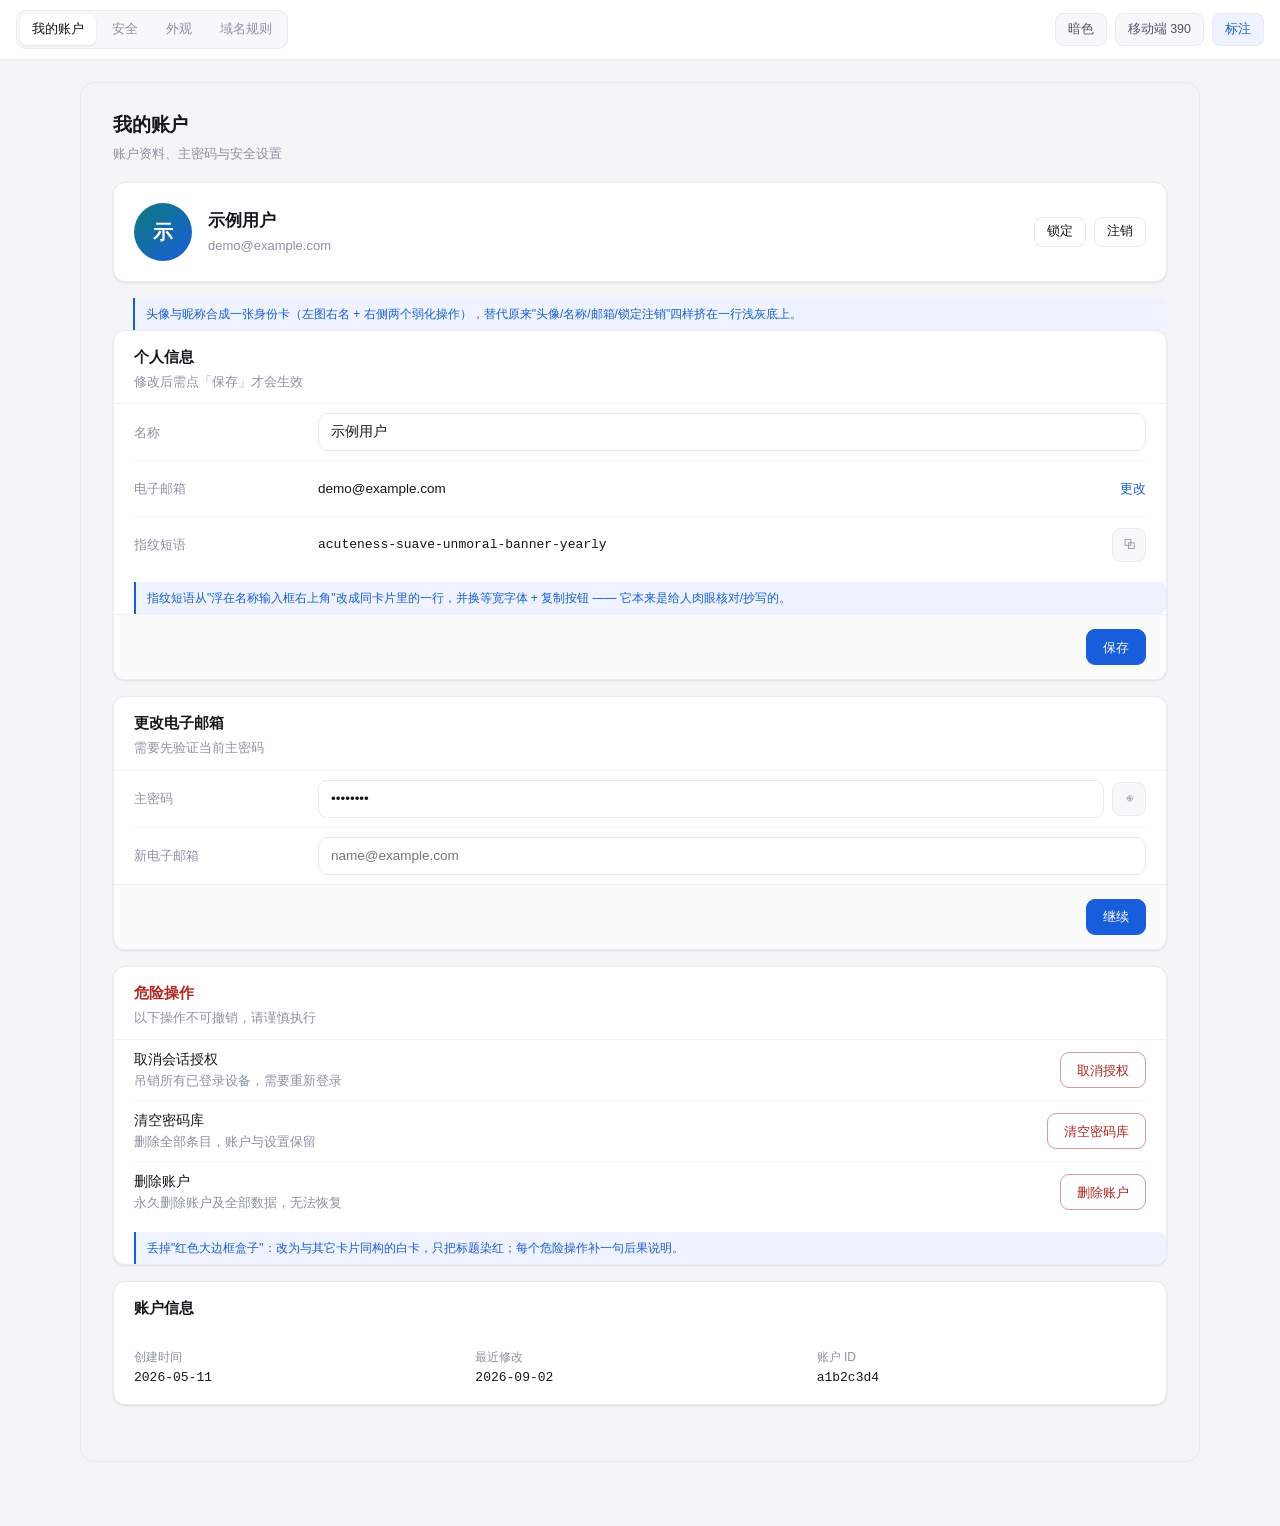
<file: docs/mockups/settings-all.html>
<!doctype html>
<html lang="zh-CN">
  <head>
    <meta charset="utf-8" />
    <meta name="viewport" content="width=device-width, initial-scale=1" />
    <title>设置页排版渲染稿 · 全部页面（第二十批 / X 段 ⑤，纯设计稿）</title>
    <style>
      :root {
        --page: #f4f5f7;
        --card: #ffffff;
        --card-2: #f7f8fa;
        --line: #e9ebef;
        --line-2: #f1f2f5;
        --fg: #14161a;
        --fg-2: #4b5563;
        --fg-3: #8b93a1;
        --brand: #175ddc;
        --brand-weak: #eef3ff;
        --danger: #b3261e;
        --ok: #1f7a3f;
        --ok-weak: #eaf6ee;
        --radius: 12px;
        --shadow: 0 1px 2px rgba(16, 24, 40, 0.04), 0 1px 3px rgba(16, 24, 40, 0.06);
        --mono: ui-monospace, SFMono-Regular, "SF Mono", Menlo, Consolas, monospace;
      }
      html[data-theme="dark"] {
        --page: #0f1216; --card: #171b21; --card-2: #1d222a;
        --line: #262c35; --line-2: #202630;
        --fg: #e8eaee; --fg-2: #aab3c0; --fg-3: #7b8595;
        --brand: #6f9bff; --brand-weak: #1b2740;
        --danger: #f2867c; --ok: #63c58a; --ok-weak: #16281d;
        --shadow: 0 1px 2px rgba(0, 0, 0, 0.3);
      }
      * { box-sizing: border-box; }
      body {
        margin: 0; background: var(--page); color: var(--fg);
        font: 14px/1.5 -apple-system, BlinkMacSystemFont, "Segoe UI", "PingFang SC",
          "Hiragino Sans GB", "Microsoft YaHei", sans-serif;
        -webkit-font-smoothing: antialiased;
      }

      /* ---------- 稿子工具条 ---------- */
      .bar {
        position: sticky; top: 0; z-index: 50;
        display: flex; align-items: center; gap: 8px; flex-wrap: wrap;
        padding: 10px 16px; background: var(--card); border-bottom: 1px solid var(--line);
      }
      .bar .tabs { display: flex; gap: 4px; background: var(--card-2); padding: 3px; border-radius: 10px; border: 1px solid var(--line); }
      .bar .tabs button {
        font: inherit; font-size: 12.5px; padding: 6px 12px; cursor: pointer;
        background: transparent; color: var(--fg-3); border: 0; border-radius: 7px;
      }
      .bar .tabs button[aria-pressed="true"] { background: var(--card); color: var(--fg); box-shadow: var(--shadow); }
      .bar .sp { margin-left: auto; display: flex; gap: 8px; }
      .bar .sp button {
        font: inherit; font-size: 12.5px; padding: 6px 12px; cursor: pointer;
        background: var(--card-2); color: var(--fg-2); border: 1px solid var(--line); border-radius: 8px;
      }
      .bar .sp button[aria-pressed="true"] { background: var(--brand-weak); color: var(--brand); }

      /* ---------- 画布 ---------- */
      .stage { display: flex; justify-content: center; padding: 22px 16px 64px; }
      .frame {
        width: 1120px; max-width: 100%; background: var(--page);
        border: 1px solid var(--line); border-radius: 14px; padding: 28px 32px 40px;
        transition: width 0.18s ease;
      }
      .frame.narrow { width: 390px; padding: 18px 16px 32px; }

      .ptitle { margin: 0 0 18px; }
      .ptitle h2 { margin: 0; font-size: 19px; font-weight: 650; letter-spacing: -0.01em; }
      .ptitle p { margin: 5px 0 0; font-size: 13px; color: var(--fg-3); }

      /* ---------- 卡片 ---------- */
      .card {
        background: var(--card); border: 1px solid var(--line); border-radius: var(--radius);
        box-shadow: var(--shadow); margin: 0 0 16px; overflow: hidden;
      }
      .card > header { padding: 16px 20px 12px; }
      .card > header h3 { margin: 0; font-size: 14.5px; font-weight: 620; }
      .card > header p { margin: 4px 0 0; font-size: 12.5px; color: var(--fg-3); }
      .card > header + .rows { border-top: 1px solid var(--line-2); }
      .card.danger > header h3 { color: var(--danger); }

      /* ---------- 行 ---------- */
      .rows { padding: 0 20px; }
      .row { display: grid; grid-template-columns: 168px minmax(0, 1fr); align-items: center; gap: 16px; min-height: 56px; padding: 9px 0; }
      .row + .row { border-top: 1px solid var(--line-2); }
      .row > .k { font-size: 13px; color: var(--fg-3); }
      .row > .v { display: flex; align-items: center; gap: 8px; min-width: 0; flex-wrap: wrap; }
      .row.tall { align-items: start; padding: 14px 0; }
      .row.tall > .k { padding-top: 8px; }
      .frame.narrow .rows { padding: 0 16px; }
      .frame.narrow .row { grid-template-columns: 1fr; gap: 6px; padding: 12px 0; align-items: start; }
      .frame.narrow .row.tall > .k { padding-top: 0; }
      .frame.narrow .row > .k { font-size: 12.5px; }

      .value-text { font-size: 13.5px; min-width: 0; overflow: hidden; text-overflow: ellipsis; white-space: nowrap; }
      .value-text.mono { font-family: var(--mono); font-size: 13px; }
      .value-text.dots { letter-spacing: 0.16em; }
      .muted { color: var(--fg-3); font-size: 12.5px; }

      /* ---------- 控件 ---------- */
      input[type="text"], input[type="password"], input[type="email"] {
        font: inherit; font-size: 13.5px; color: var(--fg); background: var(--card);
        width: 100%; height: 38px; padding: 0 12px; border: 1px solid var(--line); border-radius: 9px; outline: none;
      }
      input:focus { border-color: var(--brand); box-shadow: 0 0 0 3px color-mix(in srgb, var(--brand) 14%, transparent); }
      .with-btn { display: flex; gap: 8px; align-items: center; width: 100%; }
      .iconbtn {
        flex: 0 0 auto; width: 34px; height: 34px; display: inline-flex; align-items: center; justify-content: center;
        background: var(--card-2); border: 1px solid var(--line); border-radius: 9px; color: var(--fg-3); cursor: pointer;
      }
      .iconbtn:hover { color: var(--fg); }
      .btn {
        font: inherit; font-size: 13px; font-weight: 550; height: 36px; padding: 0 16px;
        border-radius: 9px; border: 1px solid var(--line); background: var(--card-2); color: var(--fg); cursor: pointer;
      }
      .btn.primary { background: var(--brand); border-color: var(--brand); color: #fff; }
      .btn.ghost { background: transparent; }
      .btn.danger { background: transparent; border-color: color-mix(in srgb, var(--danger) 40%, var(--line)); color: var(--danger); }
      .btn.sm { height: 30px; padding: 0 12px; font-size: 12.5px; border-radius: 8px; }
      .link { color: var(--brand); font-size: 13px; cursor: pointer; }
      .link:hover { text-decoration: underline; }
      .foot { display: flex; justify-content: flex-end; gap: 8px; padding: 14px 20px; border-top: 1px solid var(--line-2); background: color-mix(in srgb, var(--card-2) 55%, var(--card)); }
      .frame.narrow .foot { padding: 14px 16px; }
      .frame.narrow .foot .btn { flex: 1 1 0; }

      /* ---------- 徽章 / 图标块 / chips ---------- */
      .badge { font-size: 11.5px; line-height: 20px; padding: 0 8px; border-radius: 999px; white-space: nowrap; border: 1px solid transparent; }
      .badge.on { color: var(--ok); background: var(--ok-weak); border-color: color-mix(in srgb, var(--ok) 25%, transparent); }
      .badge.off { color: var(--fg-3); background: var(--card-2); border-color: var(--line); }
      .sq {
        flex: 0 0 auto; width: 34px; height: 34px; border-radius: 9px; display: flex; align-items: center; justify-content: center;
        background: var(--card-2); border: 1px solid var(--line-2); font-size: 15px;
      }
      .chip { font-size: 12px; font-family: var(--mono); padding: 3px 8px; border-radius: 7px; background: var(--card-2); border: 1px solid var(--line-2); color: var(--fg-2); }
      .grow { flex: 1 1 auto; min-width: 0; }
      .name { font-size: 13.5px; font-weight: 550; }
      .desc { font-size: 12.5px; color: var(--fg-3); margin-top: 1px; }

      /* ---------- 身份卡 ---------- */
      .idcard { display: flex; align-items: center; gap: 16px; padding: 20px; }
      .avatar {
        flex: 0 0 auto; width: 58px; height: 58px; border-radius: 50%;
        background: linear-gradient(135deg, #0f7b7b, #175ddc);
        display: flex; align-items: center; justify-content: center; color: #fff; font-size: 20px; font-weight: 600;
      }
      .idcard .who { min-width: 0; flex: 1 1 auto; }
      .idcard .who .n { font-size: 17px; font-weight: 620; }
      .idcard .who .m { font-size: 13px; color: var(--fg-3); margin-top: 2px; overflow: hidden; text-overflow: ellipsis; white-space: nowrap; }
      .idcard .acts { display: flex; gap: 8px; flex: 0 0 auto; }
      .frame.narrow .idcard { flex-wrap: wrap; }
      .frame.narrow .idcard .acts { flex: 1 1 100%; }
      .frame.narrow .idcard .acts .btn { flex: 1 1 0; }

      .meter { height: 6px; border-radius: 999px; background: var(--line); overflow: hidden; width: 100%; }
      .meter > i { display: block; height: 100%; background: var(--ok); border-radius: 999px; }
      .meter-row { display: flex; align-items: center; gap: 12px; width: 100%; }
      .tag { font-size: 12px; color: var(--ok); white-space: nowrap; }
      .note { background: var(--card-2); border: 1px solid var(--line-2); border-radius: 9px; padding: 10px 12px; font-size: 13px; color: var(--fg-2); width: 100%; }

      /* ---------- 主题选择卡 ---------- */
      .picks { display: grid; grid-template-columns: repeat(3, minmax(0, 1fr)); gap: 12px; width: 100%; }
      .frame.narrow .picks { grid-template-columns: 1fr; }
      .pick {
        border: 1px solid var(--line); border-radius: 11px; padding: 12px; cursor: pointer;
        background: var(--card); display: flex; flex-direction: column; gap: 9px;
      }
      .pick[data-on="1"] { border-color: var(--brand); box-shadow: 0 0 0 3px color-mix(in srgb, var(--brand) 14%, transparent); }
      .pick .pv { height: 46px; border-radius: 7px; border: 1px solid var(--line-2); overflow: hidden; display: flex; }
      .pick .pv i { flex: 1 1 auto; }
      .pick .lb { display: flex; align-items: center; justify-content: space-between; font-size: 13px; }
      .pick .lb b { font-weight: 560; }
      .pick .lb span { color: var(--brand); font-size: 12px; }
      .pv.light { background: #fff; } .pv.light i { background: #eef1f6; }
      .pv.system { background: linear-gradient(90deg, #fff 50%, #14161a 50%); } .pv.system i { background: linear-gradient(90deg, #eef1f6 50%, #262c35 50%); }
      .pv.dark { background: #14161a; } .pv.dark i { background: #262c35; }

      /* ---------- 开关 ---------- */
      .sw { width: 40px; height: 23px; border-radius: 999px; background: var(--line); position: relative; flex: 0 0 auto; cursor: pointer; }
      .sw[data-on="1"] { background: var(--brand); }
      .sw::after { content: ""; position: absolute; top: 2px; left: 2px; width: 19px; height: 19px; border-radius: 50%; background: #fff; transition: 0.15s; }
      .sw[data-on="1"]::after { left: 19px; }

      /* ---------- 危险行 ---------- */
      .drow { display: grid; grid-template-columns: minmax(0, 1fr) auto; align-items: center; gap: 16px; min-height: 58px; padding: 10px 0; }
      .drow + .drow { border-top: 1px solid var(--line-2); }
      .frame.narrow .drow { grid-template-columns: 1fr; }
      .frame.narrow .drow .btn { width: 100%; }

      /* ---------- 元信息 ---------- */
      .meta { display: grid; grid-template-columns: repeat(3, minmax(0, 1fr)); gap: 12px; padding: 16px 20px; }
      .meta .cell .k { font-size: 12px; color: var(--fg-3); }
      .meta .cell .v { font-size: 13px; margin-top: 2px; font-family: var(--mono); }
      .frame.narrow .meta { grid-template-columns: 1fr; gap: 10px; }

      /* ---------- 标注 ---------- */
      .callout { display: none; position: relative; margin: 10px 0 0 20px; padding: 7px 11px; font-size: 12px; color: var(--brand); background: var(--brand-weak); border-left: 2px solid var(--brand); border-radius: 0 7px 7px 0; }
      body[data-notes="on"] .callout { display: block; }
      .frame.narrow .callout { margin-left: 16px; }
      .page { display: none; }
      .page[data-on="1"] { display: block; }
    </style>
  </head>
  <body data-notes="on" data-theme="light">
    <div class="bar">
      <div class="tabs" id="tabs">
        <button data-p="account" aria-pressed="true">我的账户</button>
        <button data-p="security" aria-pressed="false">安全</button>
        <button data-p="appearance" aria-pressed="false">外观</button>
        <button data-p="domain" aria-pressed="false">域名规则</button>
      </div>
      <div class="sp">
        <button id="t" aria-pressed="false">暗色</button>
        <button id="w" aria-pressed="false">移动端 390</button>
        <button id="n" aria-pressed="true">标注</button>
      </div>
    </div>

    <div class="stage">
      <div class="frame" id="frame">
        <!-- ================= 我的账户 ================= -->
        <section class="page" data-page="account" data-on="1">
          <div class="ptitle"><h2>我的账户</h2><p>账户资料、主密码与安全设置</p></div>

          <section class="card">
            <div class="idcard">
              <div class="avatar">示</div>
              <div class="who"><div class="n">示例用户</div><div class="m">demo@example.com</div></div>
              <div class="acts"><button class="btn ghost sm">锁定</button><button class="btn ghost sm">注销</button></div>
            </div>
          </section>
          <div class="callout">头像与昵称合成一张身份卡（左图右名 + 右侧两个弱化操作），替代原来"头像/名称/邮箱/锁定注销"四样挤在一行浅灰底上。</div>

          <section class="card">
            <header><h3>个人信息</h3><p>修改后需点「保存」才会生效</p></header>
            <div class="rows">
              <div class="row"><div class="k">名称</div><div class="v"><input type="text" value="示例用户" /></div></div>
              <div class="row">
                <div class="k">电子邮箱</div>
                <div class="v"><span class="value-text grow">demo@example.com</span><span class="link">更改</span></div>
              </div>
              <div class="row">
                <div class="k">指纹短语</div>
                <div class="v">
                  <span class="value-text mono grow">acuteness-suave-unmoral-banner-yearly</span>
                  <button class="iconbtn" title="复制">⧉</button>
                </div>
              </div>
            </div>
            <div class="callout">指纹短语从"浮在名称输入框右上角"改成同卡片里的一行，并换等宽字体 + 复制按钮 —— 它本来是给人肉眼核对/抄写的。</div>
            <div class="foot"><button class="btn primary">保存</button></div>
          </section>

          <section class="card">
            <header><h3>更改电子邮箱</h3><p>需要先验证当前主密码</p></header>
            <div class="rows">
              <div class="row">
                <div class="k">主密码</div>
                <div class="v"><div class="with-btn"><input type="password" value="password" /><button class="iconbtn" title="显示">◉</button></div></div>
              </div>
              <div class="row"><div class="k">新电子邮箱</div><div class="v"><input type="email" placeholder="name@example.com" /></div></div>
            </div>
            <div class="foot"><button class="btn primary">继续</button></div>
          </section>

          <section class="card danger">
            <header><h3>危险操作</h3><p>以下操作不可撤销，请谨慎执行</p></header>
            <div class="rows">
              <div class="drow"><div><div class="name">取消会话授权</div><div class="desc">吊销所有已登录设备，需要重新登录</div></div><button class="btn danger">取消授权</button></div>
              <div class="drow"><div><div class="name">清空密码库</div><div class="desc">删除全部条目，账户与设置保留</div></div><button class="btn danger">清空密码库</button></div>
              <div class="drow"><div><div class="name">删除账户</div><div class="desc">永久删除账户及全部数据，无法恢复</div></div><button class="btn danger">删除账户</button></div>
            </div>
            <div class="callout">丢掉"红色大边框盒子"：改为与其它卡片同构的白卡，只把标题染红；每个危险操作补一句后果说明。</div>
          </section>

          <section class="card">
            <header><h3>账户信息</h3></header>
            <div class="meta">
              <div class="cell"><div class="k">创建时间</div><div class="v">2026-05-11</div></div>
              <div class="cell"><div class="k">最近修改</div><div class="v">2026-09-02</div></div>
              <div class="cell"><div class="k">账户 ID</div><div class="v">a1b2c3d4</div></div>
            </div>
          </section>
        </section>

        <!-- ================= 安全 ================= -->
        <section class="page" data-page="security" data-on="0">
          <div class="ptitle"><h2>安全</h2><p>主密码、两步登录与会话</p></div>

          <section class="card">
            <header><h3>主密码</h3><p>修改主密码前，请确认已备份恢复码</p></header>
            <div class="rows">
              <div class="row">
                <div class="k">当前主密码</div>
                <div class="v"><div class="with-btn"><input type="password" value="password" /><button class="iconbtn" title="显示">◉</button></div></div>
              </div>
              <div class="row">
                <div class="k">新主密码</div>
                <div class="v"><div class="with-btn"><input type="password" value="password" /><button class="iconbtn" title="显示">◉</button></div></div>
              </div>
              <div class="row">
                <div class="k">确认新主密码</div>
                <div class="v"><div class="with-btn"><input type="password" value="password" /><button class="iconbtn" title="显示">◉</button></div></div>
              </div>
              <div class="row">
                <div class="k">强度</div>
                <div class="v"><div class="meter-row"><div class="meter"><i style="width: 100%"></i></div><span class="tag">很强 · 100%</span></div></div>
              </div>
            </div>
            <div class="callout">强度条从"浮在右上角的小字"改成自己占一行（左标签 / 右条 + 百分比），和上面的密码框对齐成一列。</div>
            <div class="foot"><button class="btn primary">保存</button></div>
          </section>

          <section class="card">
            <header><h3>两步登录</h3><p>为账户增加一层额外保护</p></header>
            <div class="rows">
              <div class="row tall">
                <div class="k">验证器应用</div>
                <div class="v">
                  <span class="sq">⏱</span>
                  <span class="grow"><span class="name">TOTP 验证器</span><span class="desc">用 Authy、1Password 等应用生成验证码</span></span>
                  <span class="badge on">已开启</span>
                  <button class="btn sm">管理</button>
                </div>
              </div>
              <div class="row tall">
                <div class="k">电子邮件</div>
                <div class="v">
                  <span class="sq">✉</span>
                  <span class="grow"><span class="name">电子邮件验证码</span><span class="desc">登录时向 demo@example.com 发送验证码</span></span>
                  <span class="badge off">未开启</span>
                  <button class="btn sm">设置</button>
                </div>
              </div>
              <div class="row tall">
                <div class="k">安全密钥</div>
                <div class="v">
                  <span class="sq">🔑</span>
                  <span class="grow"><span class="name">YubiKey / FIDO2</span><span class="desc">使用硬件密钥完成两步登录</span></span>
                  <span class="badge off">未开启</span>
                  <button class="btn sm">设置</button>
                </div>
              </div>
              <div class="row tall">
                <div class="k">其他方式</div>
                <div class="v">
                  <span class="sq">＋</span>
                  <span class="grow"><span class="name">Duo、WebAuthn 等</span><span class="desc">查看全部可用的两步登录方式</span></span>
                  <button class="btn sm ghost">查看</button>
                </div>
              </div>
            </div>
            <div class="callout">每个提供方一行：图标 + 名称/说明 + 状态徽章 + 操作。原来是一大块带边框的方块堆叠，状态与入口不在一眼能扫到的位置。</div>
          </section>

          <section class="card">
            <header><h3>会话与访问</h3></header>
            <div class="rows">
              <div class="row"><div class="k">会话超时</div><div class="v"><span class="value-text grow">30 分钟</span><span class="link">更改</span></div></div>
              <div class="row">
                <div class="k">两步登录</div>
                <div class="v"><span class="value-text grow">登录时要求验证码</span><span class="sw" data-on="1"></span></div>
              </div>
            </div>
          </section>

          <section class="card danger">
            <header><h3>危险操作</h3><p>以下操作不可撤销</p></header>
            <div class="rows">
              <div class="drow"><div><div class="name">注销所有会话</div><div class="desc">除当前设备外，其余设备全部退出登录</div></div><button class="btn danger">注销</button></div>
              <div class="drow"><div><div class="name">重置两步登录</div><div class="desc">清除全部已配置的两步登录方式</div></div><button class="btn danger">重置</button></div>
            </div>
          </section>
        </section>

        <!-- ================= 外观 ================= -->
        <section class="page" data-page="appearance" data-on="0">
          <div class="ptitle"><h2>外观</h2><p>主题与语言</p></div>

          <section class="card">
            <header><h3>主题</h3><p>立即生效，保存在本设备</p></header>
            <div class="rows">
              <div class="row tall">
                <div class="k">颜色主题</div>
                <div class="v">
                  <div class="picks">
                    <div class="pick" data-on="0"><div class="pv system"><i></i></div><div class="lb"><b>跟随系统</b></div></div>
                    <div class="pick" data-on="1"><div class="pv light"><i></i></div><div class="lb"><b>浅色</b><span>当前</span></div></div>
                    <div class="pick" data-on="0"><div class="pv dark"><i></i></div><div class="lb"><b>深色</b></div></div>
                  </div>
                </div>
              </div>
            </div>
            <div class="callout">主题从"一行下拉框"改成三张可视化预览卡：选之前就能看到效果，也省掉一次"点开-选中-关闭"。</div>
          </section>

          <section class="card">
            <header><h3>语言与区域</h3></header>
            <div class="rows">
              <div class="row"><div class="k">界面语言</div><div class="v"><span class="value-text grow">简体中文</span><span class="link">更改</span></div></div>
              <div class="row"><div class="k">区域格式</div><div class="v"><span class="value-text grow">自动（跟随语言）</span><span class="link">更改</span></div></div>
            </div>
          </section>

          <section class="card">
            <header><h3>无障碍</h3></header>
            <div class="rows">
              <div class="row">
                <div class="k">减少动态效果</div>
                <div class="v"><div class="grow"><div class="name">关闭过渡与动画</div><div class="desc">对晕动症用户更友好</div></div><span class="sw" data-on="0"></span></div>
              </div>
              <div class="row">
                <div class="k">更宽的点击区</div>
                <div class="v"><div class="grow"><div class="name">放大可点击元素</div><div class="desc">移动端更易点中</div></div><span class="sw" data-on="1"></span></div>
              </div>
            </div>
            <div class="callout">开关行统一为"左标题/说明 + 右侧开关"，与安全页同构，不再各处一种写法。</div>
          </section>
        </section>

        <!-- ================= 域名规则 ================= -->
        <section class="page" data-page="domain" data-on="0">
          <div class="ptitle"><h2>域名规则</h2><p>控制哪些网站共用同一条登录凭据</p></div>

          <section class="card">
            <header><h3>等价域名</h3><p>同一组内的域名会互相匹配到同一批登录信息</p></header>
            <div class="rows">
              <div class="row tall">
                <div class="k">google.com</div>
                <div class="v">
                  <span class="chip">youtube.com</span><span class="chip">gmail.com</span><span class="chip">google.co.uk</span>
                  <button class="btn sm ghost">编辑</button>
                </div>
              </div>
              <div class="row tall">
                <div class="k">apple.com</div>
                <div class="v">
                  <span class="chip">icloud.com</span><span class="chip">me.com</span>
                  <button class="btn sm ghost">编辑</button>
                </div>
              </div>
              <div class="row tall">
                <div class="k">qq.com</div>
                <div class="v">
                  <span class="chip">v.qq.com</span><span class="chip">mail.qq.com</span>
                  <button class="btn sm ghost">编辑</button>
                </div>
              </div>
            </div>
            <div class="callout">等价域名用 chip 展示（一眼看清一组里有几个），编辑入口收到行尾 —— 原来是一行长文本，域名一多就折行成一团。</div>
          </section>

          <section class="card">
            <header><h3>新增规则</h3></header>
            <div class="rows">
              <div class="row">
                <div class="k">域名</div>
                <div class="v"><input type="text" placeholder="example.com" /></div>
              </div>
              <div class="row">
                <div class="k">等价域名</div>
                <div class="v"><input type="text" placeholder="与其共用凭据的域名，逗号分隔" /></div>
              </div>
            </div>
            <div class="foot"><button class="btn">取消</button><button class="btn primary">添加</button></div>
          </section>

          <section class="card">
            <header><h3>全局等价域名</h3><p>由服务端内置，不可修改</p></header>
            <div class="rows">
              <div class="row"><div class="k">yandex.com</div><div class="v"><span class="muted">yandex.ru、yandex.com.tr</span></div></div>
              <div class="row"><div class="k">amazon.com</div><div class="v"><span class="muted">amazon.co.uk、amazon.de、amazon.co.jp</span></div></div>
            </div>
          </section>
        </section>
      </div>
    </div>

    <script>
      const frame = document.getElementById("frame");
      document.getElementById("tabs").addEventListener("click", (e) => {
        const b = e.target.closest("button[data-p]");
        if (!b) return;
        [...document.querySelectorAll("#tabs button")].forEach((x) =>
          x.setAttribute("aria-pressed", String(x === b)),
        );
        document.querySelectorAll(".page").forEach((p) =>
          p.setAttribute("data-on", String(p.dataset.page === b.dataset.p)),
        );
      });
      const btn = (id, fn) => {
        const el = document.getElementById(id);
        el.addEventListener("click", () => {
          const on = el.getAttribute("aria-pressed") !== "true";
          el.setAttribute("aria-pressed", String(on));
          fn(on);
        });
      };
      btn("t", (on) => (document.documentElement.dataset.theme = on ? "dark" : "light"));
      btn("w", (on) => frame.classList.toggle("narrow", on));
      btn("n", (on) => (document.body.dataset.notes = on ? "on" : "off"));
    </script>
  </body>
</html>
</file>
